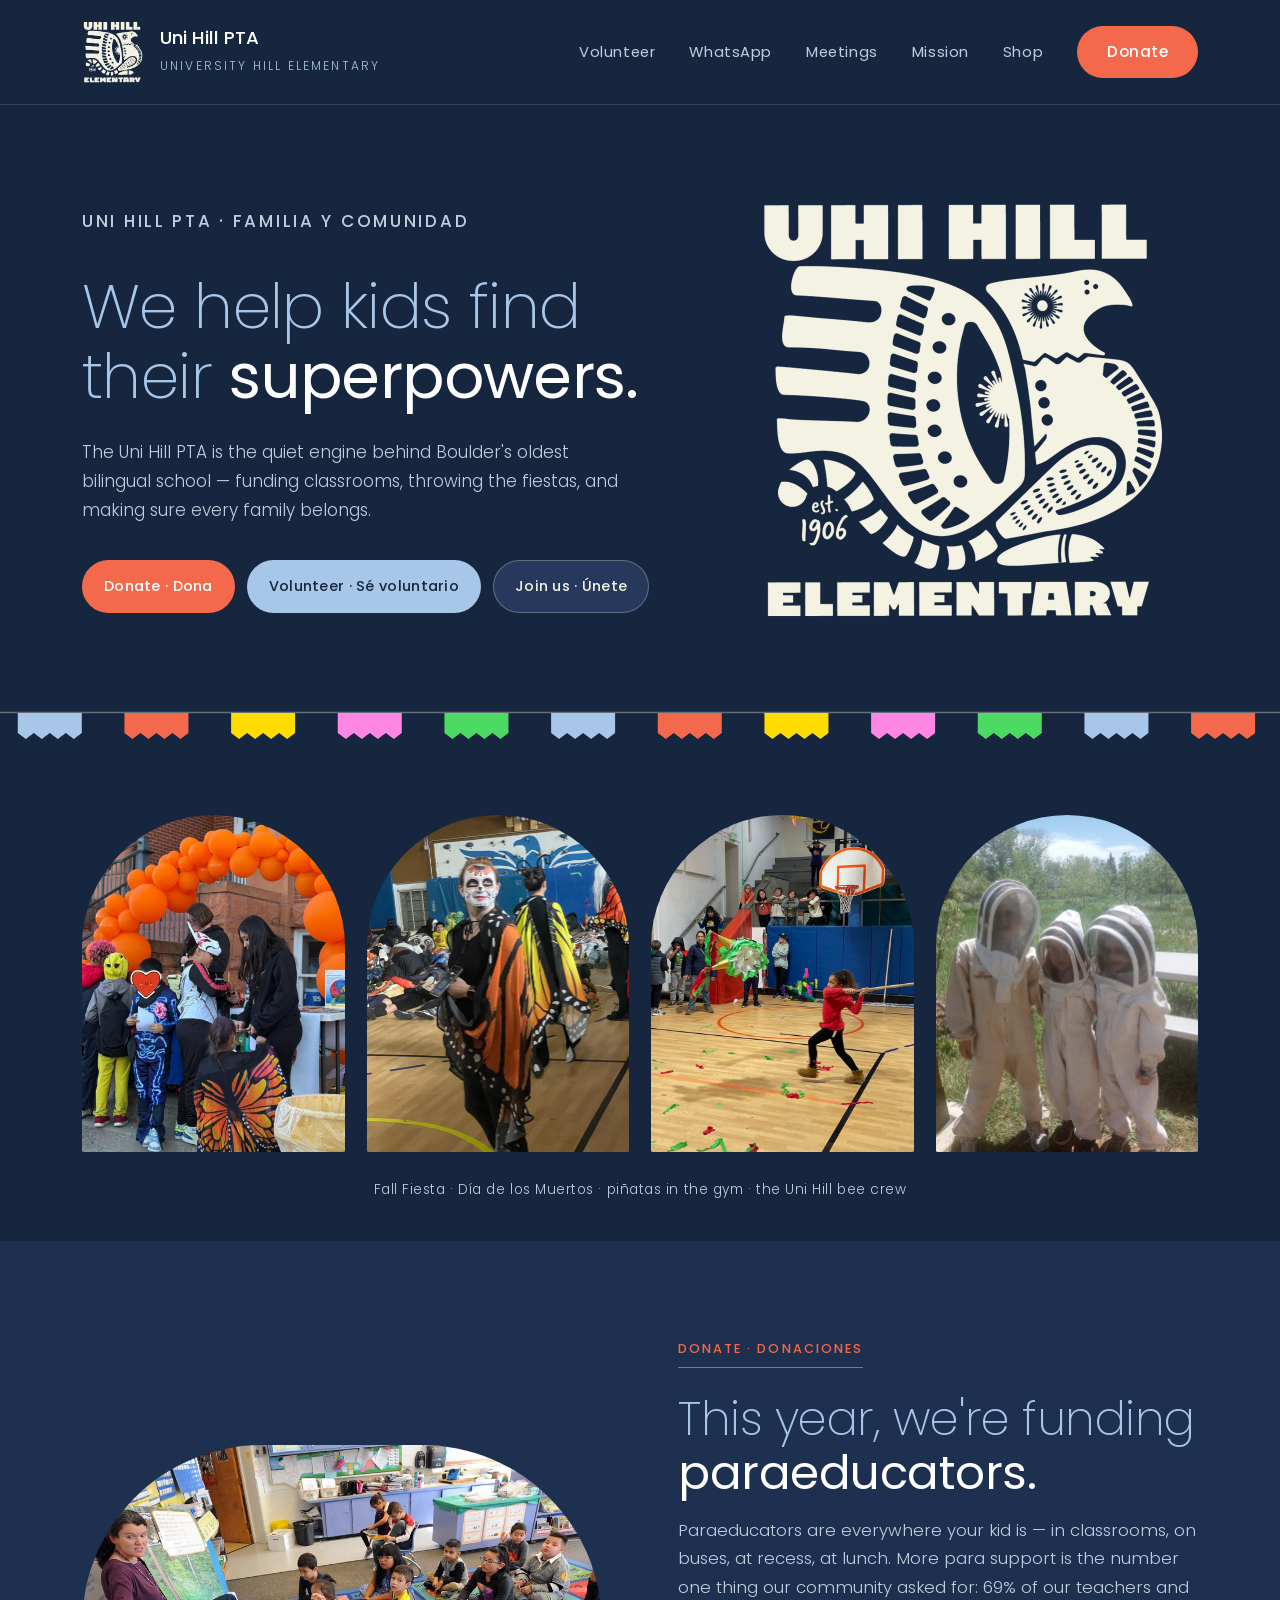
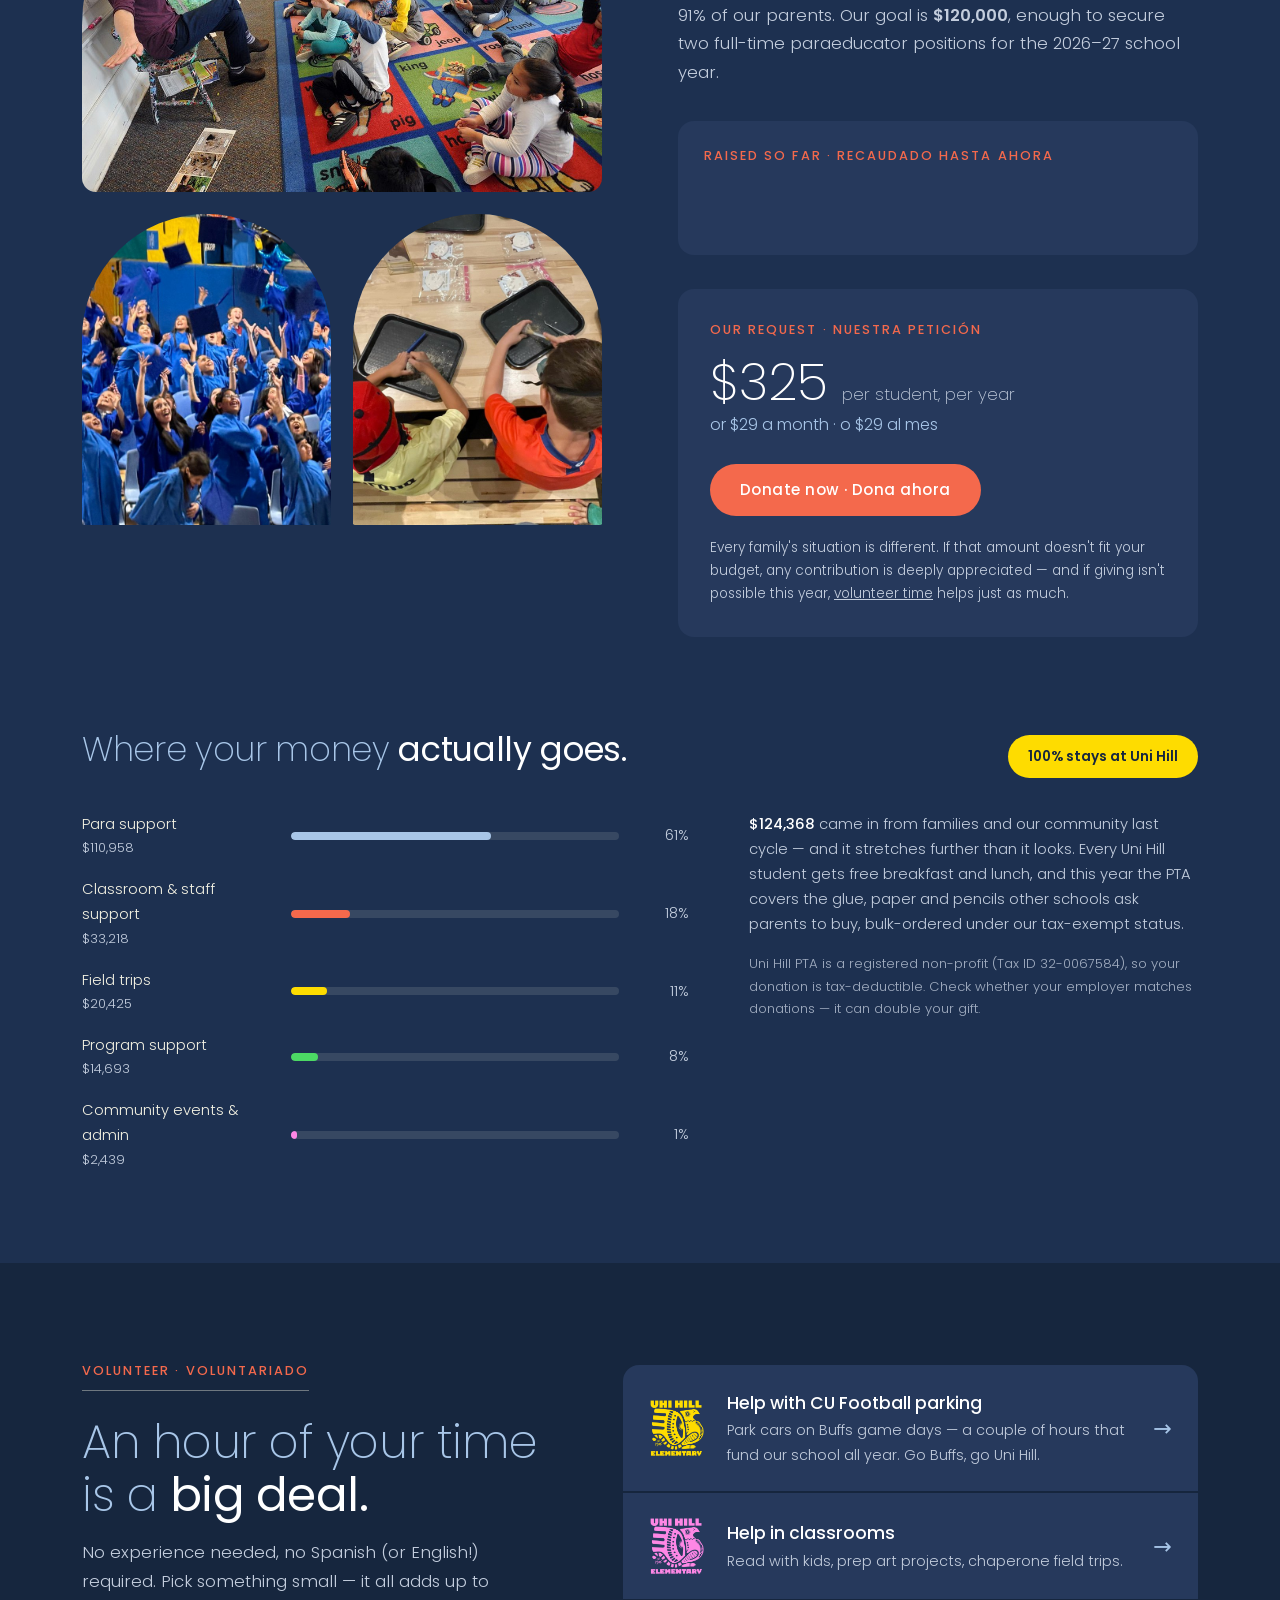
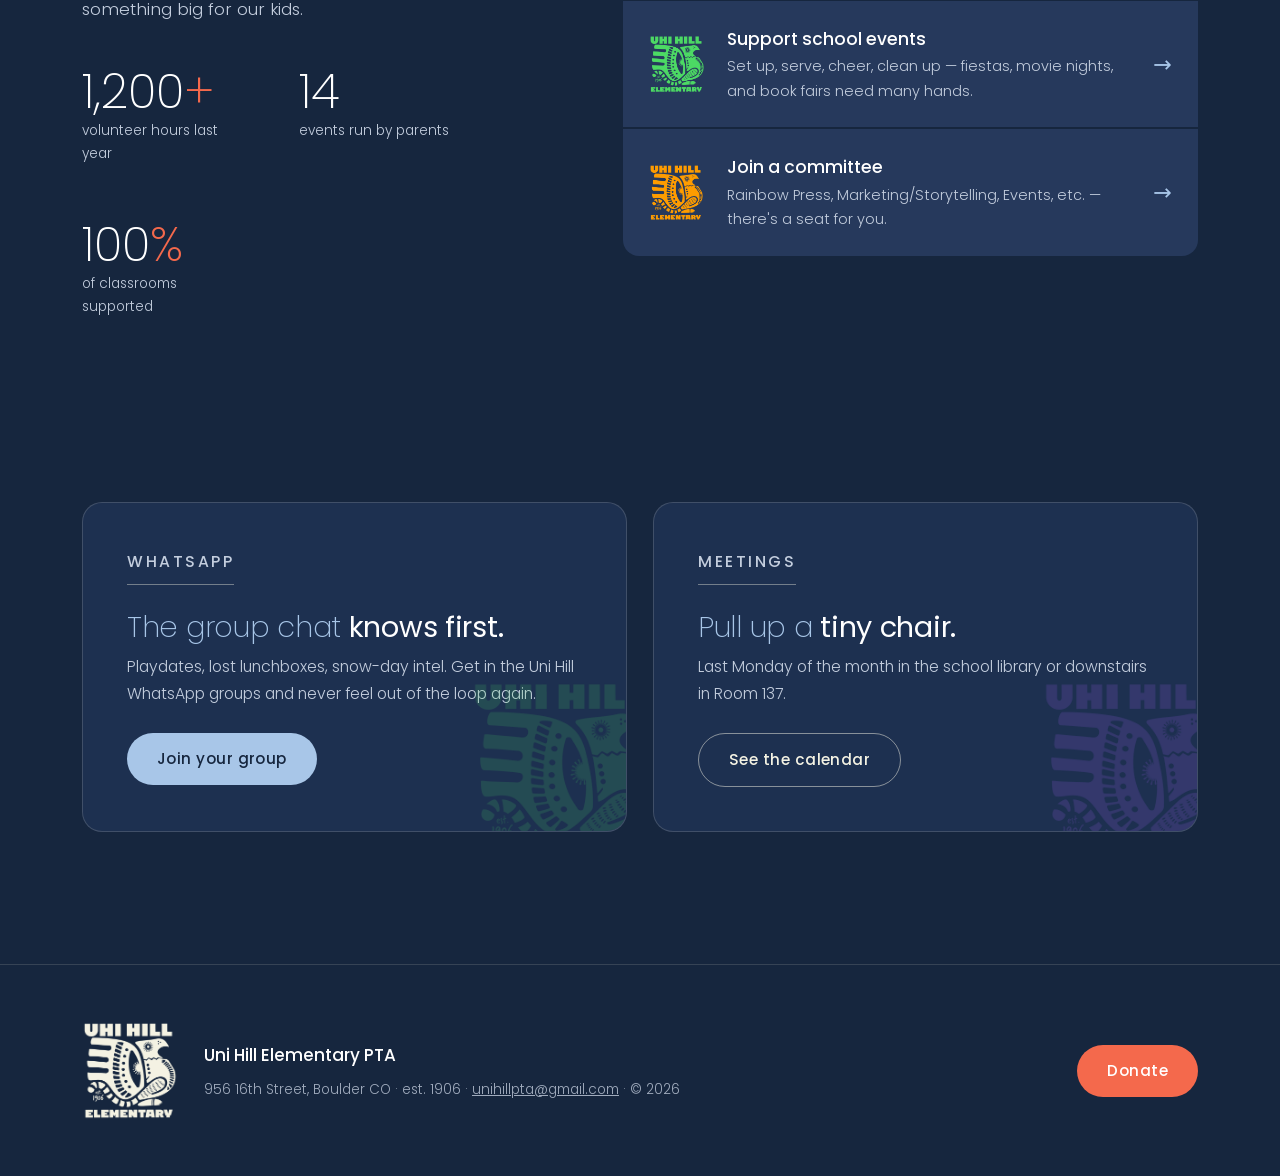
<file: index.html>
<!DOCTYPE html>
<html lang="en">
<head>
<meta charset="UTF-8">
<meta name="viewport" content="width=device-width, initial-scale=1.0">
<title>Uni Hill PTA — University Hill Elementary, Boulder</title>
<meta name="description" content="The Uni Hill PTA supports University Hill Elementary, Boulder's oldest bilingual school. Volunteer, donate, and join our community.">
<link rel="icon" type="image/png" href="img/favicon.png">
<link rel="stylesheet" href="css/styles.css">
</head>
<body>

<header class="site-header">
  <div class="wrap">
    <a class="brand" href="index.html">
      <span class="logo-mark" aria-hidden="true"></span>
      <span>
        <span class="brand-name">Uni Hill PTA</span>
        <span class="brand-school">University Hill Elementary</span>
      </span>
    </a>
    <button class="nav-toggle" aria-expanded="false" aria-label="Menu">☰</button>
    <nav class="site-nav" aria-label="Main">
      <a href="index.html#volunteer">Volunteer</a>
      <a href="whatsapp.html">WhatsApp</a>
      <a href="meetings.html">Meetings</a>
      <a href="mission.html">Mission</a>
      <a href="https://shop.unihillpta.com/category/all-products" target="_blank" rel="noopener">Shop</a>
      <a class="btn btn-donate" href="https://www.zeffy.com/en-US/donation-form/paras-todos-direct-donation">Donate</a>
    </nav>
  </div>
</header>

<main>

  <!-- Hero -->
  <section class="hero">
    <div class="wrap">
      <div>
        <p class="kicker">Uni Hill PTA · Familia y comunidad</p>
        <h1>We help kids find their <strong>superpowers.</strong></h1>
        <p>The Uni Hill PTA is the quiet engine behind Boulder's oldest bilingual school — funding classrooms, throwing the fiestas, and making sure every family belongs.</p>
        <div class="cta-row">
          <a class="btn btn-donate" href="#donate">Donate · Dona</a>
          <a class="btn btn-primary" href="#volunteer">Volunteer · Sé voluntario</a>
          <a class="btn btn-invite" href="https://forms.gle/Q4tkkSEJmohi8E857" target="_blank" rel="noopener">Join us · Únete</a>
        </div>
      </div>
      <div class="hero-logo">
        <span class="logo-mark" role="img" aria-label="Uni Hill Elementary alebrije logo, est. 1906"></span>
      </div>
    </div>
  </section>

  <!-- Papel picado divider -->
  <svg class="picado" viewBox="0 0 1440 34" preserveAspectRatio="none" aria-hidden="true">
    <line x1="0" y1="1.5" x2="1440" y2="1.5" stroke="#f4f2e3" stroke-opacity=".35" stroke-width="1.5"/>
    <path d="M20 2h72v20l-9 6-9-6-9 6-9-6-9 6-9-6-9 6-9-6V2z" fill="#a8c6e8"/>
    <path d="M140 2h72v20l-9 6-9-6-9 6-9-6-9 6-9-6-9 6-9-6V2z" fill="#f4694c"/>
    <path d="M260 2h72v20l-9 6-9-6-9 6-9-6-9 6-9-6-9 6-9-6V2z" fill="#fedc00"/>
    <path d="M380 2h72v20l-9 6-9-6-9 6-9-6-9 6-9-6-9 6-9-6V2z" fill="#fe87e5"/>
    <path d="M500 2h72v20l-9 6-9-6-9 6-9-6-9 6-9-6-9 6-9-6V2z" fill="#4cd964"/>
    <path d="M620 2h72v20l-9 6-9-6-9 6-9-6-9 6-9-6-9 6-9-6V2z" fill="#a8c6e8"/>
    <path d="M740 2h72v20l-9 6-9-6-9 6-9-6-9 6-9-6-9 6-9-6V2z" fill="#f4694c"/>
    <path d="M860 2h72v20l-9 6-9-6-9 6-9-6-9 6-9-6-9 6-9-6V2z" fill="#fedc00"/>
    <path d="M980 2h72v20l-9 6-9-6-9 6-9-6-9 6-9-6-9 6-9-6V2z" fill="#fe87e5"/>
    <path d="M1100 2h72v20l-9 6-9-6-9 6-9-6-9 6-9-6-9 6-9-6V2z" fill="#4cd964"/>
    <path d="M1220 2h72v20l-9 6-9-6-9 6-9-6-9 6-9-6-9 6-9-6V2z" fill="#a8c6e8"/>
    <path d="M1340 2h72v20l-9 6-9-6-9 6-9-6-9 6-9-6-9 6-9-6V2z" fill="#f4694c"/>
  </svg>

  <!-- Photo band -->
  <figure class="photo-arcade">
    <div class="wrap">
      <div class="row">
        <img src="img/event-fiesta.jpg" alt="Families under the orange balloon arch at the Fall Fiesta">
        <img src="img/event-monarch.jpg" alt="Student in a monarch butterfly costume at the Día de los Muertos celebration">
        <img src="img/event-pinata.jpg" alt="Student swinging at a piñata in the school gym">
        <img src="img/event-bees.jpg" alt="Three kids in beekeeping suits with the Uni Hill bee crew">
      </div>
      <figcaption>Fall Fiesta · Día de los Muertos · piñatas in the gym · the Uni Hill bee crew</figcaption>
    </div>
  </figure>

  <!-- Donations -->
  <section class="section section-raised donate" id="donate">
    <div class="wrap">
      <div class="donate-photos">
        <img class="wide" src="img/classroom.jpg" alt="A teacher reading aloud to her class, students gathered on the classroom rug">
        <img src="img/event-grad.jpg" alt="Fifth graders in blue gowns celebrating at continuation">
        <img src="img/event-crafts.jpg" alt="Kids working on craft projects at a PTA event">
      </div>
      <div>
        <p class="section-label">Donate · Donaciones</p>
        <h2>This year, we're funding <strong>paraeducators.</strong></h2>
        <p class="lead">Paraeducators are everywhere your kid is — in classrooms, on buses, at recess, at lunch. More para support is the number one thing our community asked for: 69% of our teachers and 91% of our parents. Our goal is <strong>$120,000</strong>, enough to secure two full-time paraeducator positions for the 2026–27 school year.</p>
        <!-- Live fundraising thermometer, hosted by Zeffy. Nothing to update
             by hand — the numbers come from the campaign itself. -->
        <div class="progress-embed">
          <p class="progress-label">Raised so far · Recaudado hasta ahora</p>
          <iframe
            src="https://www.zeffy.com/embed/thermometer/paras-todos-direct-donation"
            title="Progress toward our $120,000 paraeducator goal"
            loading="lazy"></iframe>
        </div>
        <div class="request">
          <p class="request-label">Our request · Nuestra petición</p>
          <p class="request-figure">$325 <em>per student, per year</em></p>
          <p class="request-alt">or $29 a month · o $29 al mes</p>
          <a class="btn btn-donate" href="https://www.zeffy.com/en-US/donation-form/paras-todos-direct-donation">Donate now · Dona ahora</a>
          <p class="request-fine">Every family's situation is different. If that amount doesn't fit your budget, any contribution is deeply appreciated — and if giving isn't possible this year, <a href="#volunteer">volunteer time</a> helps just as much.</p>
        </div>
      </div>
    </div>

    <div class="wrap donate-ledger">
      <div class="ledger-head">
        <h3>Where your money <strong>actually goes.</strong></h3>
        <p class="pill">100% stays at Uni Hill</p>
      </div>
      <div class="ledger-grid">
        <div class="funding-rows">
          <div class="funding-row">
            <span class="funding-name">Para support <small>$110,958</small></span>
            <span class="track"><span class="fill fill-para" style="width:61%"></span></span>
            <em class="amount">61%</em>
          </div>
          <div class="funding-row">
            <span class="funding-name">Classroom &amp; staff support <small>$33,218</small></span>
            <span class="track"><span class="fill fill-classrooms" style="width:18%"></span></span>
            <em class="amount">18%</em>
          </div>
          <div class="funding-row">
            <span class="funding-name">Field trips <small>$20,425</small></span>
            <span class="track"><span class="fill fill-trips" style="width:11%"></span></span>
            <em class="amount">11%</em>
          </div>
          <div class="funding-row">
            <span class="funding-name">Program support <small>$14,693</small></span>
            <span class="track"><span class="fill fill-programs" style="width:8%"></span></span>
            <em class="amount">8%</em>
          </div>
          <div class="funding-row">
            <span class="funding-name">Community events &amp; admin <small>$2,439</small></span>
            <span class="track"><span class="fill fill-events" style="width:1%"></span></span>
            <em class="amount">1%</em>
          </div>
        </div>
        <div class="ledger-notes">
          <p><em>$124,368</em> came in from families and our community last cycle — and it stretches further than it looks. Every Uni Hill student gets free breakfast and lunch, and this year the PTA covers the glue, paper and pencils other schools ask parents to buy, bulk-ordered under our tax-exempt status.</p>
          <p class="fine">Uni Hill PTA is a registered non-profit (Tax ID 32-0067584), so your donation is tax-deductible. Check whether your employer matches donations — it can double your gift.</p>
        </div>
      </div>
    </div>
  </section>

  <!-- Volunteering -->
  <section class="section volunteer" id="volunteer">
    <div class="wrap">
      <div>
        <p class="section-label">Volunteer · Voluntariado</p>
        <h2>An hour of your time is a <strong>big deal.</strong></h2>
        <p class="lead">No experience needed, no Spanish (or English!) required. Pick something small — it all adds up to something big for our kids.</p>
        <div class="stats">
          <div>
            <div class="stat-number">1,200<em>+</em></div>
            <div class="stat-caption">volunteer hours last year</div>
          </div>
          <div>
            <div class="stat-number">14</div>
            <div class="stat-caption">events run by parents</div>
          </div>
          <div>
            <div class="stat-number">100<em>%</em></div>
            <div class="stat-caption">of classrooms supported</div>
          </div>
        </div>
      </div>
      <div class="opportunity-list">
        <a class="opportunity" href="https://bvsd.helpatschools.com/schools/38/events">
          <span class="logo-mark" style="background-color: var(--yellow)" aria-hidden="true"></span>
          <span>
            <h3>Help with CU Football parking</h3>
            <p>Park cars on Buffs game days — a couple of hours that fund our school all year. Go Buffs, go Uni Hill.</p>
          </span>
          <span class="arrow" aria-hidden="true">→</span>
        </a>
        <a class="opportunity" href="https://bvsd.helpatschools.com/schools/38/events">
          <span class="logo-mark" style="background-color: var(--pink)" aria-hidden="true"></span>
          <span>
            <h3>Help in classrooms</h3>
            <p>Read with kids, prep art projects, chaperone field trips.</p>
          </span>
          <span class="arrow" aria-hidden="true">→</span>
        </a>
        <a class="opportunity" href="https://bvsd.helpatschools.com/schools/38/events">
          <span class="logo-mark" style="background-color: var(--green)" aria-hidden="true"></span>
          <span>
            <h3>Support school events</h3>
            <p>Set up, serve, cheer, clean up — fiestas, movie nights, and book fairs need many hands.</p>
          </span>
          <span class="arrow" aria-hidden="true">→</span>
        </a>
        <a class="opportunity" href="https://bvsd.helpatschools.com/schools/38/events">
          <span class="logo-mark" style="background-color: var(--orange)" aria-hidden="true"></span>
          <span>
            <h3>Join a committee</h3>
            <p>Rainbow Press, Marketing/Storytelling, Events, etc. — there's a seat for you.</p>
          </span>
          <span class="arrow" aria-hidden="true">→</span>
        </a>
      </div>
    </div>
  </section>

  <!-- WhatsApp + Meetings teasers -->
  <section class="section">
    <div class="wrap teaser-grid">
      <div class="teaser">
        <span class="logo-mark watermark" style="background-color: var(--green)" aria-hidden="true"></span>
        <p class="section-label">WhatsApp</p>
        <h2>The group chat <strong>knows first.</strong></h2>
        <p>Playdates, lost lunchboxes, snow-day intel. Get in the Uni Hill WhatsApp groups and never feel out of the loop again.</p>
        <a class="btn btn-primary" href="whatsapp.html">Join your group</a>
      </div>
      <div class="teaser">
        <span class="logo-mark watermark" style="background-color: var(--purple)" aria-hidden="true"></span>
        <p class="section-label">Meetings</p>
        <h2>Pull up a <strong>tiny chair.</strong></h2>
        <p>Last Monday of the month in the school library or downstairs in Room 137.</p>
        <a class="btn btn-ghost" href="meetings.html">See the calendar</a>
      </div>
    </div>
  </section>

</main>

<footer class="site-footer">
  <div class="wrap">
    <div class="footer-brand">
      <span class="logo-mark" aria-hidden="true"></span>
      <div>
        <b>Uni Hill Elementary PTA</b>
        <!-- TODO: confirm address & contact email -->
        <small>956 16th Street, Boulder CO · est. 1906 · <a href="mailto:unihillpta@gmail.com?subject=Question%20for%20the%20Uni%20Hill%20PTA">unihillpta@gmail.com</a> · © <span data-year>2026</span></small>
      </div>
    </div>
    <a class="btn btn-donate" href="https://www.zeffy.com/en-US/donation-form/paras-todos-direct-donation">Donate</a>
  </div>
</footer>

<script src="js/main.js"></script>
</body>
</html>
</file>
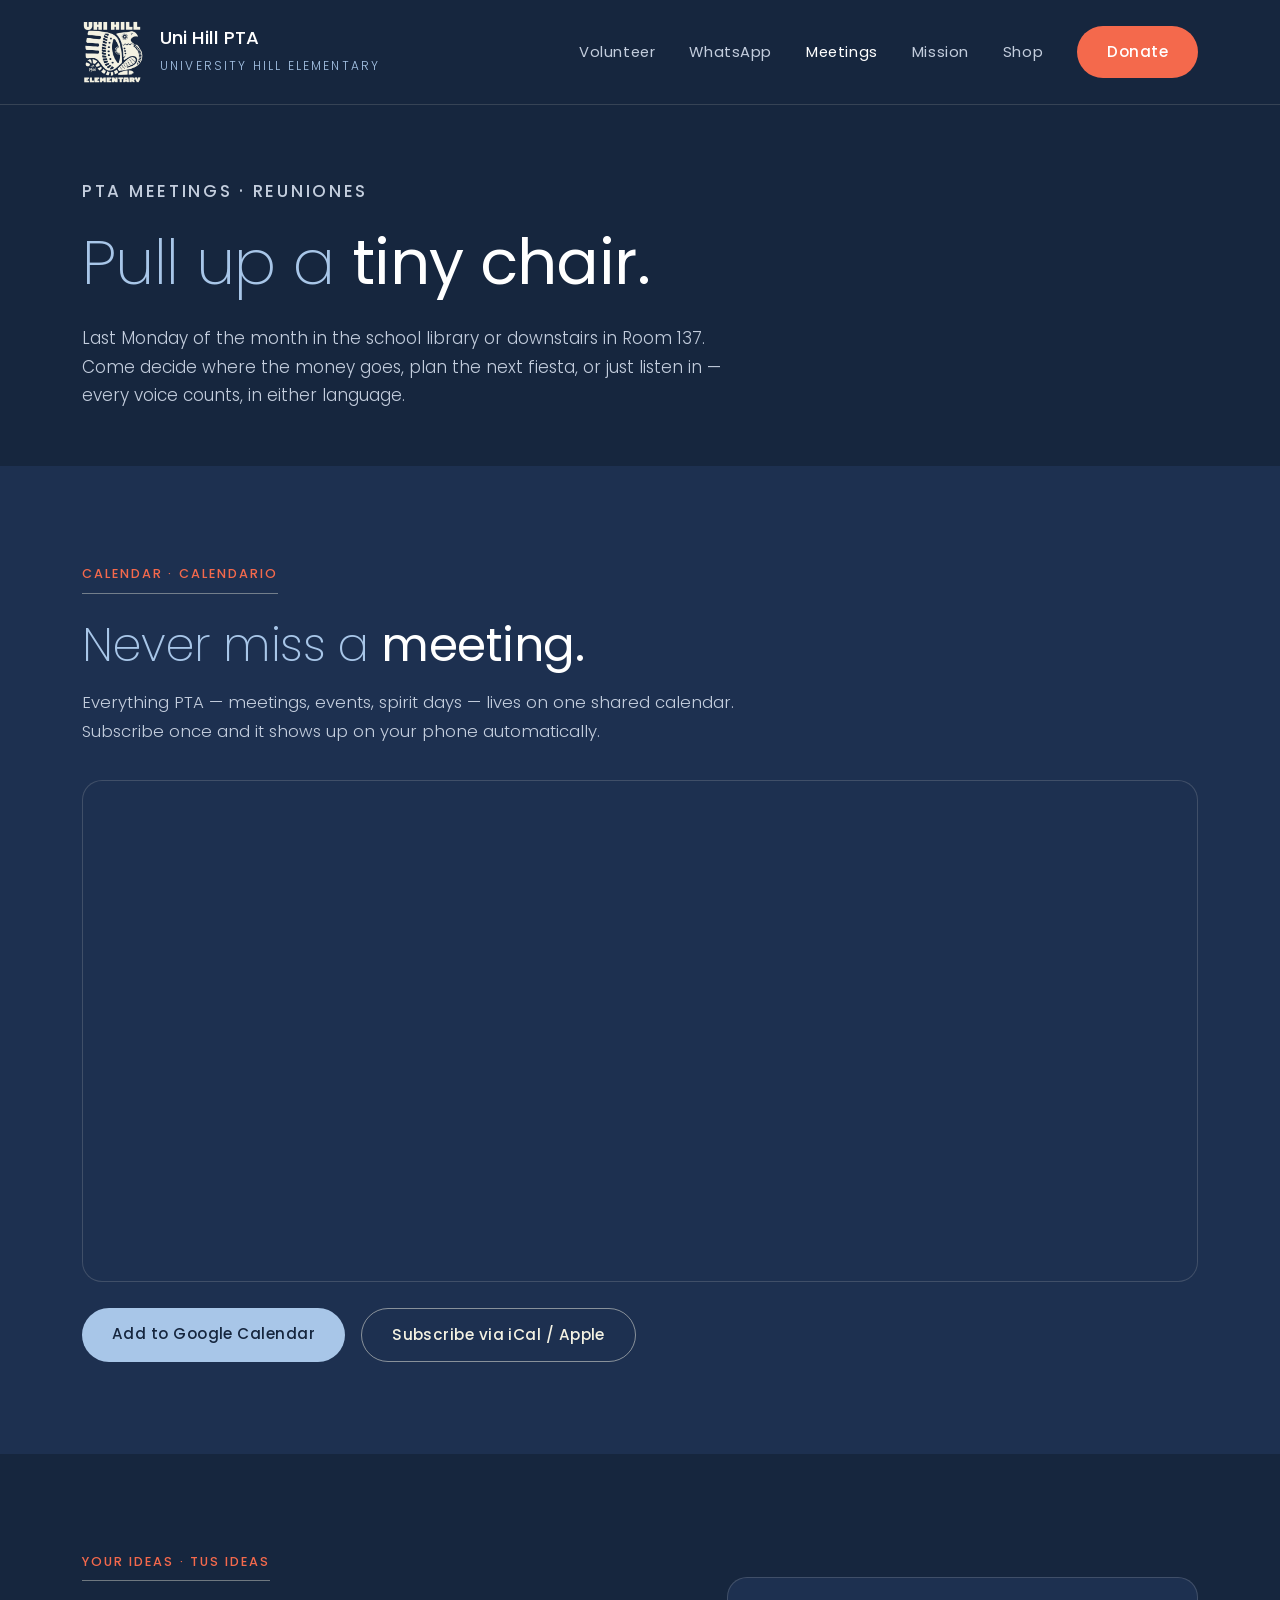
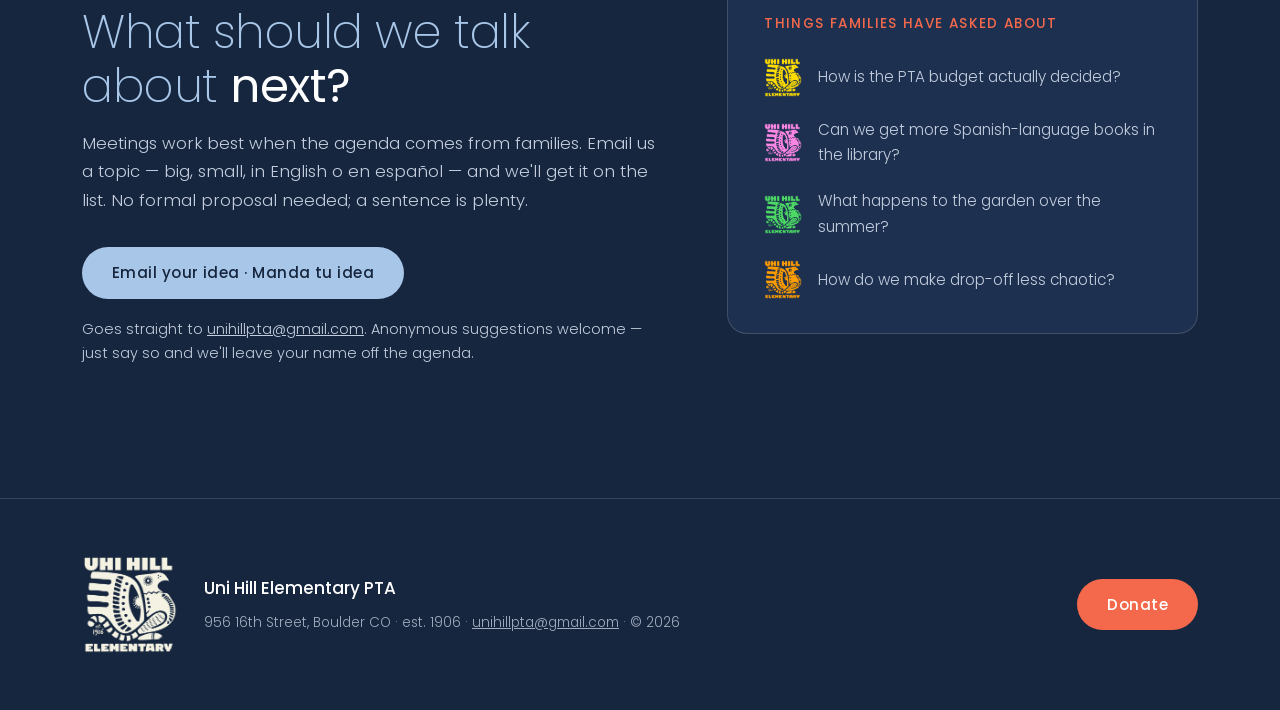
<file: meetings.html>
<!DOCTYPE html>
<html lang="en">
<head>
<meta charset="UTF-8">
<meta name="viewport" content="width=device-width, initial-scale=1.0">
<title>PTA Meetings — Uni Hill PTA</title>
<meta name="description" content="Uni Hill PTA meetings and the shared calendar. Last Monday of the month in the school library or downstairs in Room 137.">
<link rel="icon" type="image/png" href="img/favicon.png">
<link rel="stylesheet" href="css/styles.css">
</head>
<body>

<header class="site-header">
  <div class="wrap">
    <a class="brand" href="index.html">
      <span class="logo-mark" aria-hidden="true"></span>
      <span>
        <span class="brand-name">Uni Hill PTA</span>
        <span class="brand-school">University Hill Elementary</span>
      </span>
    </a>
    <button class="nav-toggle" aria-expanded="false" aria-label="Menu">☰</button>
    <nav class="site-nav" aria-label="Main">
      <a href="index.html#volunteer">Volunteer</a>
      <a href="whatsapp.html">WhatsApp</a>
      <a href="meetings.html" aria-current="page">Meetings</a>
      <a href="mission.html">Mission</a>
      <a href="https://shop.unihillpta.com/category/all-products" target="_blank" rel="noopener">Shop</a>
      <a class="btn btn-donate" href="https://www.zeffy.com/en-US/donation-form/paras-todos-direct-donation">Donate</a>
    </nav>
  </div>
</header>

<main>

  <section class="page-hero">
    <div class="wrap">
      <p class="kicker">PTA Meetings · Reuniones</p>
      <h1>Pull up a <strong>tiny chair.</strong></h1>
      <p>Last Monday of the month in the school library or downstairs in Room 137. Come decide where the money goes, plan the next fiesta, or just listen in — every voice counts, in either language.</p>
    </div>
  </section>

  <section class="section section-raised">
    <div class="wrap">
      <p class="section-label">Calendar · Calendario</p>
      <h2>Never miss a <strong>meeting.</strong></h2>
      <p class="lead" style="margin-bottom:34px">Everything PTA — meetings, events, spirit days — lives on one shared calendar. Subscribe once and it shows up on your phone automatically.</p>
      <div class="calendar-embed">
        <iframe
          src="https://calendar.google.com/calendar/embed?src=unihillpta%40gmail.com&ctz=America%2FDenver&bgcolor=%231d3050"
          title="Uni Hill PTA calendar"
          loading="lazy"></iframe>
      </div>
      <div class="subscribe-row">
        <a class="btn btn-primary" href="https://calendar.google.com/calendar/u/0/r?cid=unihillpta%40gmail.com">Add to Google Calendar</a>
        <a class="btn btn-ghost" href="https://calendar.google.com/calendar/ical/unihillpta%40gmail.com/public/basic.ics">Subscribe via iCal / Apple</a>
      </div>
    </div>
  </section>

  <section class="section suggest">
    <div class="wrap">
      <div>
        <p class="section-label">Your ideas · Tus ideas</p>
        <h2>What should we talk about <strong>next?</strong></h2>
        <p class="lead">Meetings work best when the agenda comes from families. Email us a topic — big, small, in English o en español — and we'll get it on the list. No formal proposal needed; a sentence is plenty.</p>
        <p style="margin:32px 0 18px">
          <a class="btn btn-primary" href="mailto:unihillpta@gmail.com?subject=Meeting%20topic%20suggestion">Email your idea · Manda tu idea</a>
        </p>
        <p class="lead" style="font-size:.9rem">Goes straight to <a href="mailto:unihillpta@gmail.com?subject=Meeting%20topic%20suggestion">unihillpta@gmail.com</a>. Anonymous suggestions welcome — just say so and we'll leave your name off the agenda.</p>
      </div>
      <div class="idea-card">
        <h3>Things families have asked about</h3>
        <ul>
          <li><span class="logo-mark" style="background-color: var(--yellow)" aria-hidden="true"></span>How is the PTA budget actually decided?</li>
          <li><span class="logo-mark" style="background-color: var(--pink)" aria-hidden="true"></span>Can we get more Spanish-language books in the library?</li>
          <li><span class="logo-mark" style="background-color: var(--green)" aria-hidden="true"></span>What happens to the garden over the summer?</li>
          <li><span class="logo-mark" style="background-color: var(--orange)" aria-hidden="true"></span>How do we make drop-off less chaotic?</li>
        </ul>
      </div>
    </div>
  </section>

</main>

<footer class="site-footer">
  <div class="wrap">
    <div class="footer-brand">
      <span class="logo-mark" aria-hidden="true"></span>
      <div>
        <b>Uni Hill Elementary PTA</b>
        <small>956 16th Street, Boulder CO · est. 1906 · <a href="mailto:unihillpta@gmail.com?subject=Question%20for%20the%20Uni%20Hill%20PTA">unihillpta@gmail.com</a> · © <span data-year>2026</span></small>
      </div>
    </div>
    <a class="btn btn-donate" href="https://www.zeffy.com/en-US/donation-form/paras-todos-direct-donation">Donate</a>
  </div>
</footer>

<script src="js/main.js"></script>
</body>
</html>
</file>
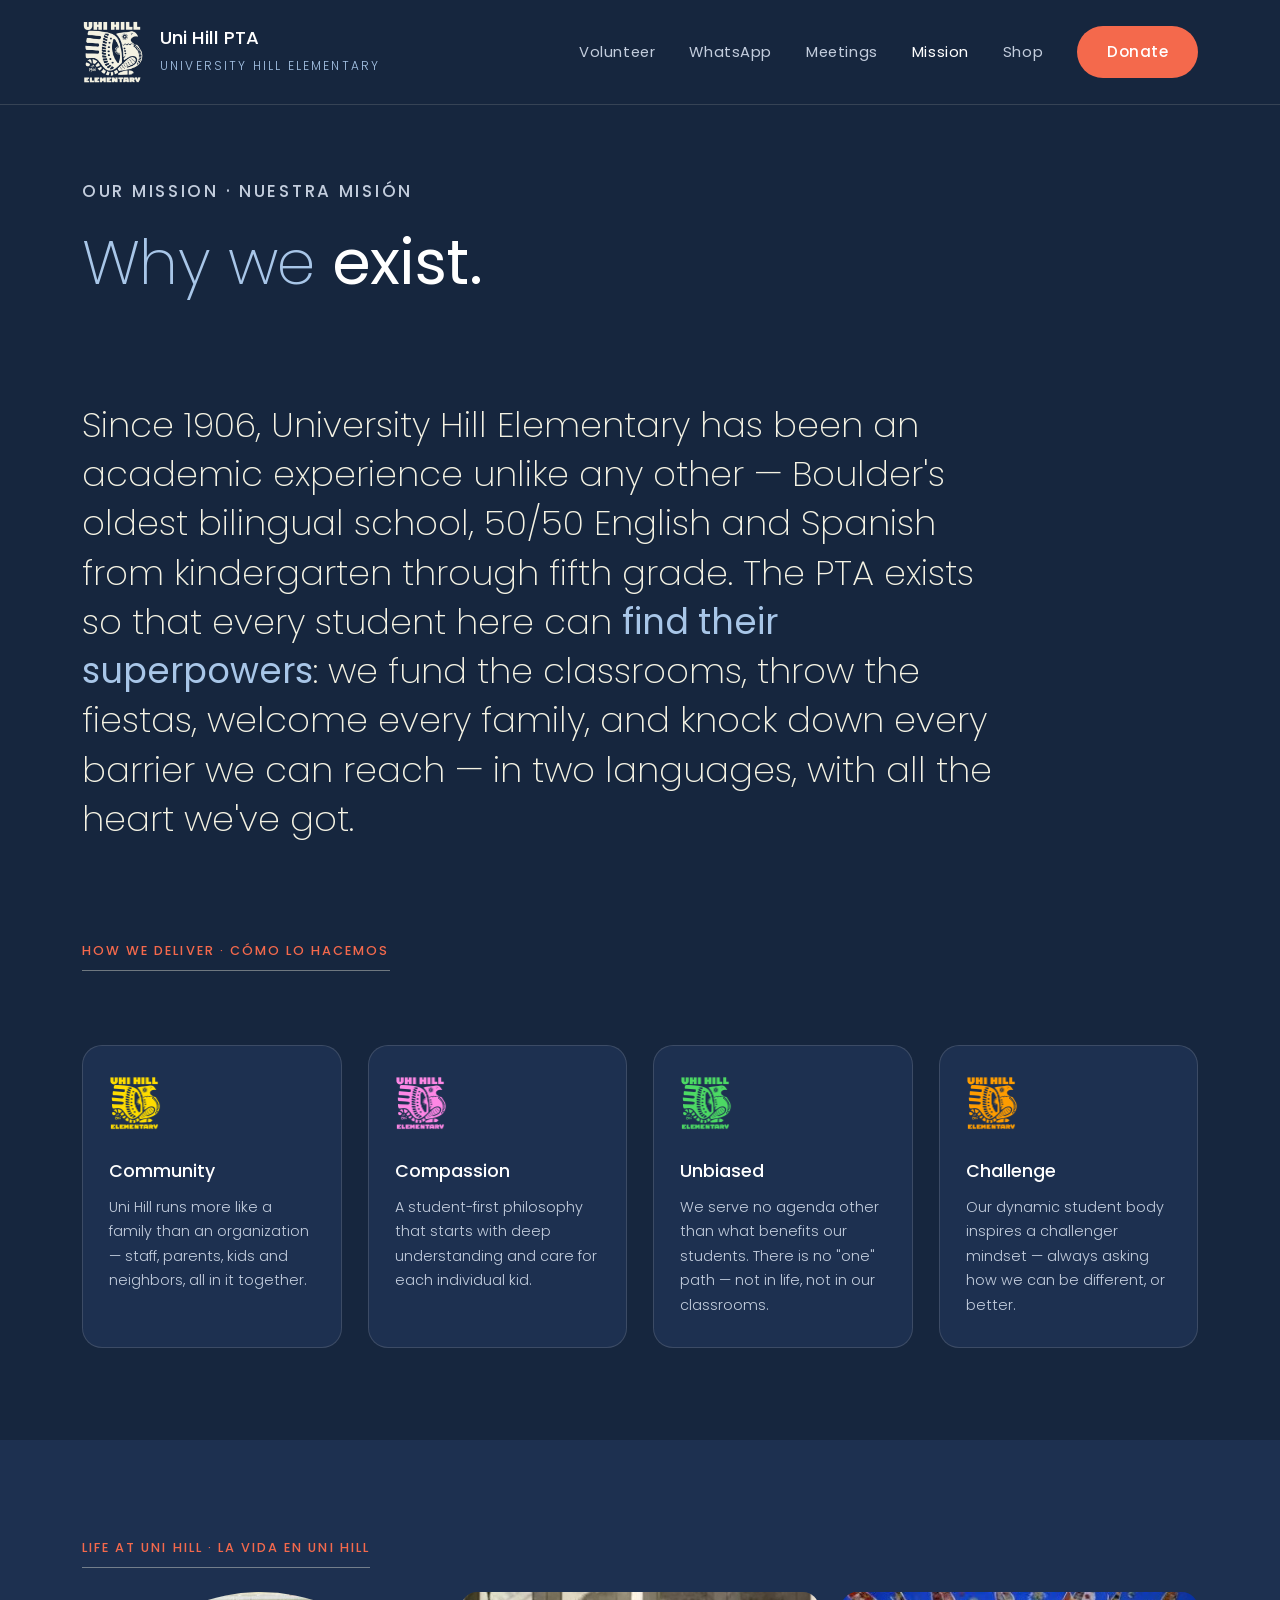
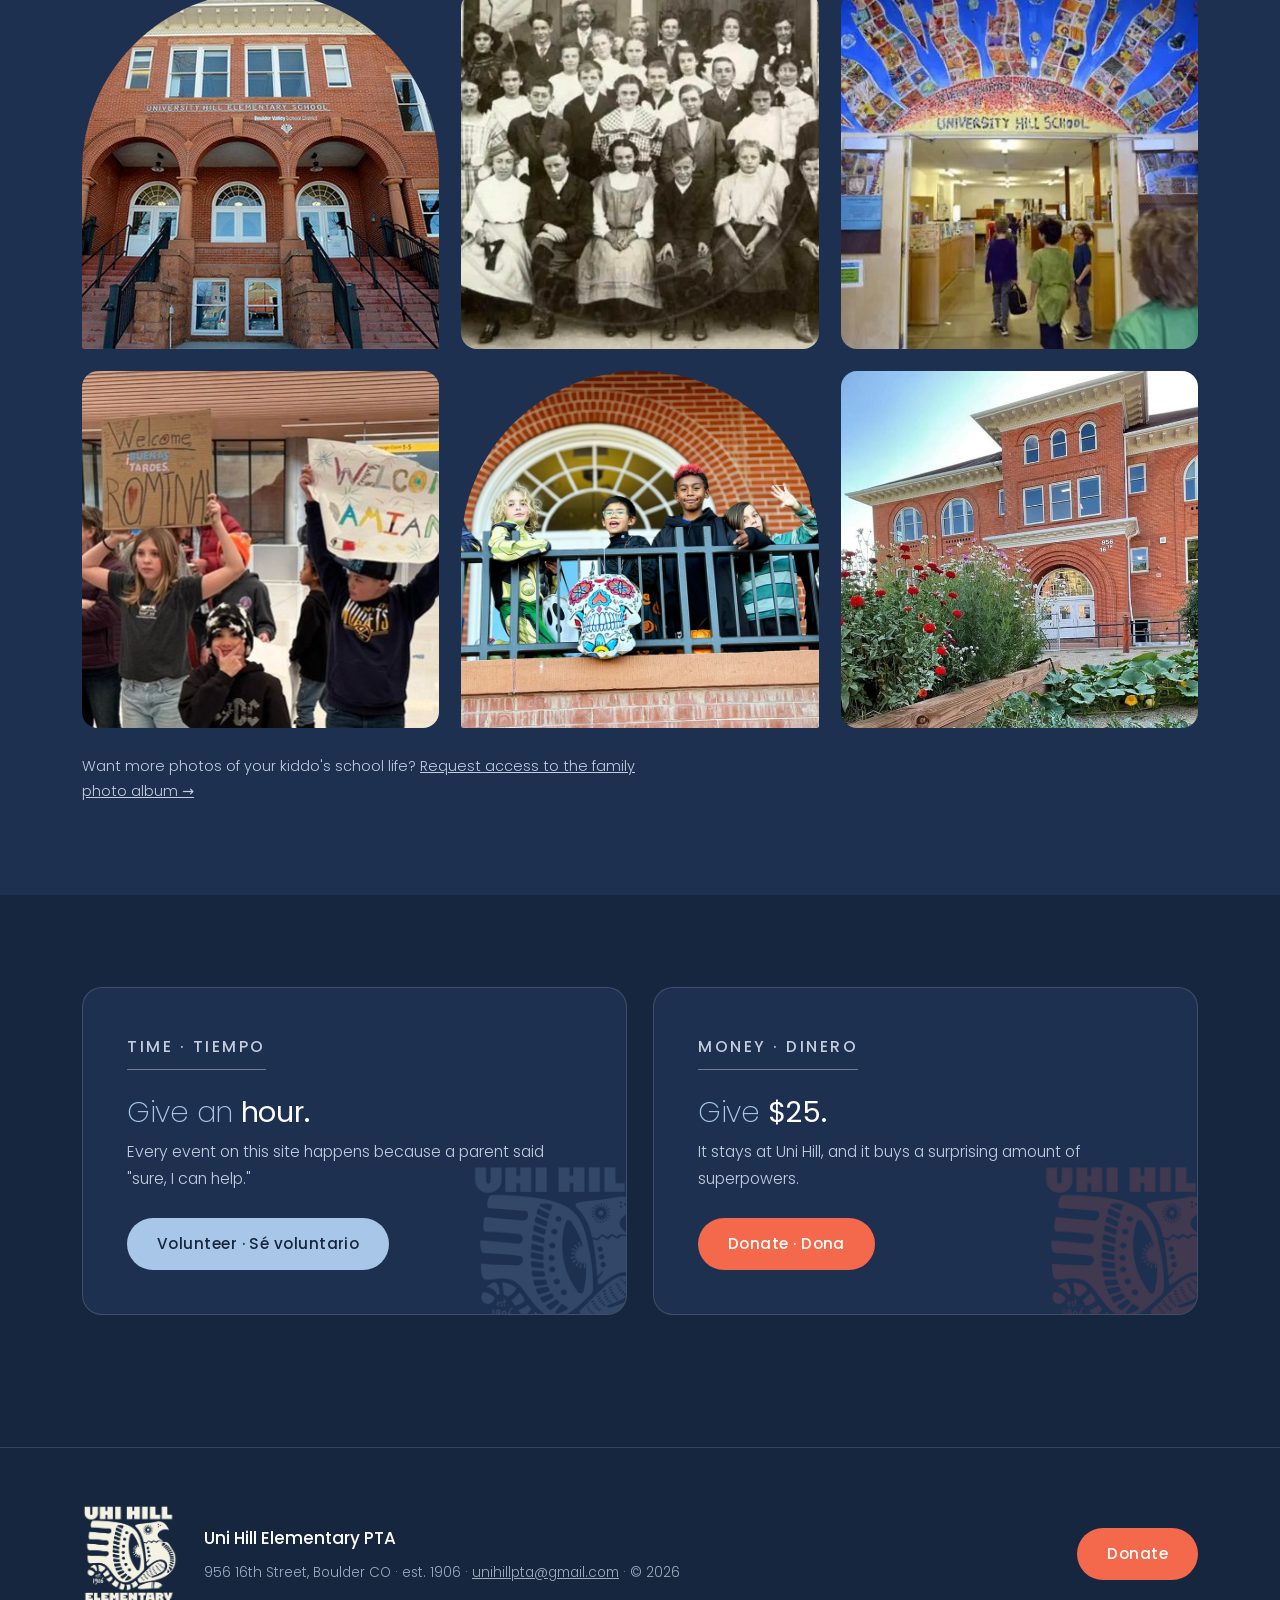
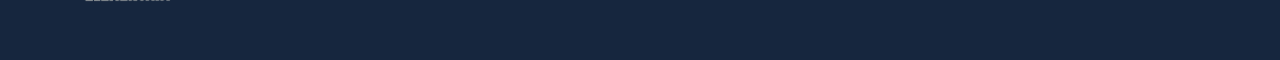
<file: mission.html>
<!DOCTYPE html>
<html lang="en">
<head>
<meta charset="UTF-8">
<meta name="viewport" content="width=device-width, initial-scale=1.0">
<title>Our Mission — Uni Hill PTA</title>
<meta name="description" content="Why the Uni Hill PTA exists: helping kids find their superpowers at Boulder's oldest bilingual school.">
<link rel="icon" type="image/png" href="img/favicon.png">
<link rel="stylesheet" href="css/styles.css">
</head>
<body>

<header class="site-header">
  <div class="wrap">
    <a class="brand" href="index.html">
      <span class="logo-mark" aria-hidden="true"></span>
      <span>
        <span class="brand-name">Uni Hill PTA</span>
        <span class="brand-school">University Hill Elementary</span>
      </span>
    </a>
    <button class="nav-toggle" aria-expanded="false" aria-label="Menu">☰</button>
    <nav class="site-nav" aria-label="Main">
      <a href="index.html#volunteer">Volunteer</a>
      <a href="whatsapp.html">WhatsApp</a>
      <a href="meetings.html">Meetings</a>
      <a href="mission.html" aria-current="page">Mission</a>
      <a href="https://shop.unihillpta.com/category/all-products" target="_blank" rel="noopener">Shop</a>
      <a class="btn btn-donate" href="https://www.zeffy.com/en-US/donation-form/paras-todos-direct-donation">Donate</a>
    </nav>
  </div>
</header>

<main>

  <section class="page-hero">
    <div class="wrap">
      <p class="kicker">Our Mission · Nuestra misión</p>
      <h1>Why we <strong>exist.</strong></h1>
    </div>
  </section>

  <section class="section" style="padding-top:20px">
    <div class="wrap">
      <p class="mission-statement">Since 1906, University Hill Elementary has been an academic experience unlike any other — Boulder's oldest bilingual school, 50/50 English and Spanish from kindergarten through fifth grade. The PTA exists so that every student here can <strong>find their superpowers</strong>: we fund the classrooms, throw the fiestas, welcome every family, and knock down every barrier we can reach — in two languages, with all the heart we've got.</p>
    </div>
  </section>

  <section class="section" style="padding-top:0">
    <div class="wrap">
      <p class="section-label">How we deliver · Cómo lo hacemos</p>
      <div class="pillar-grid">
        <div class="pillar">
          <span class="logo-mark" style="background-color: var(--yellow)" aria-hidden="true"></span>
          <h3>Community</h3>
          <p>Uni Hill runs more like a family than an organization — staff, parents, kids and neighbors, all in it together.</p>
        </div>
        <div class="pillar">
          <span class="logo-mark" style="background-color: var(--pink)" aria-hidden="true"></span>
          <h3>Compassion</h3>
          <p>A student-first philosophy that starts with deep understanding and care for each individual kid.</p>
        </div>
        <div class="pillar">
          <span class="logo-mark" style="background-color: var(--green)" aria-hidden="true"></span>
          <h3>Unbiased</h3>
          <p>We serve no agenda other than what benefits our students. There is no "one" path — not in life, not in our classrooms.</p>
        </div>
        <div class="pillar">
          <span class="logo-mark" style="background-color: var(--orange)" aria-hidden="true"></span>
          <h3>Challenge</h3>
          <p>Our dynamic student body inspires a challenger mindset — always asking how we can be different, or better.</p>
        </div>
      </div>
    </div>
  </section>

  <section class="section section-raised">
    <div class="wrap">
      <p class="section-label">Life at Uni Hill · La vida en Uni Hill</p>
      <div class="photo-grid">
        <img class="arch" src="img/school-front.jpg" alt="The historic 1906 brick facade of University Hill Elementary">
        <img src="img/class-1906.jpg" alt="A University Hill class photo from the early 1900s">
        <img src="img/hallway-mural.jpg" alt="Students walking under the rainbow mural at the school entrance">
        <img src="img/welcome-signs.jpg" alt="Students holding handmade welcome signs for a new family">
        <img class="arch" src="img/event-balcony.jpg" alt="Kids in monarch wings waving from the school balcony">
        <img src="img/school-garden.jpg" alt="The school garden in full bloom in front of the brick building">
      </div>
      <p class="lead" style="margin-top:26px; font-size:.9rem">Want more photos of your kiddo's school life?
        <a href="mailto:unihillpta@gmail.com?subject=Photo%20album%20access%20request">Request access to the family photo album →</a>
      </p>
    </div>
  </section>

  <section class="section">
    <div class="wrap teaser-grid">
      <div class="teaser">
        <span class="logo-mark watermark" style="background-color: var(--powder)" aria-hidden="true"></span>
        <p class="section-label">Time · Tiempo</p>
        <h2>Give an <strong>hour.</strong></h2>
        <p>Every event on this site happens because a parent said "sure, I can help."</p>
        <a class="btn btn-primary" href="index.html#volunteer">Volunteer · Sé voluntario</a>
      </div>
      <div class="teaser">
        <span class="logo-mark watermark" style="background-color: var(--coral)" aria-hidden="true"></span>
        <p class="section-label">Money · Dinero</p>
        <h2>Give <strong>$25.</strong></h2>
        <p>It stays at Uni Hill, and it buys a surprising amount of superpowers.</p>
        <a class="btn btn-donate" href="https://www.zeffy.com/en-US/donation-form/paras-todos-direct-donation">Donate · Dona</a>
      </div>
    </div>
  </section>

</main>

<footer class="site-footer">
  <div class="wrap">
    <div class="footer-brand">
      <span class="logo-mark" aria-hidden="true"></span>
      <div>
        <b>Uni Hill Elementary PTA</b>
        <small>956 16th Street, Boulder CO · est. 1906 · <a href="mailto:unihillpta@gmail.com?subject=Question%20for%20the%20Uni%20Hill%20PTA">unihillpta@gmail.com</a> · © <span data-year>2026</span></small>
      </div>
    </div>
    <a class="btn btn-donate" href="https://www.zeffy.com/en-US/donation-form/paras-todos-direct-donation">Donate</a>
  </div>
</footer>

<script src="js/main.js"></script>
</body>
</html>
</file>
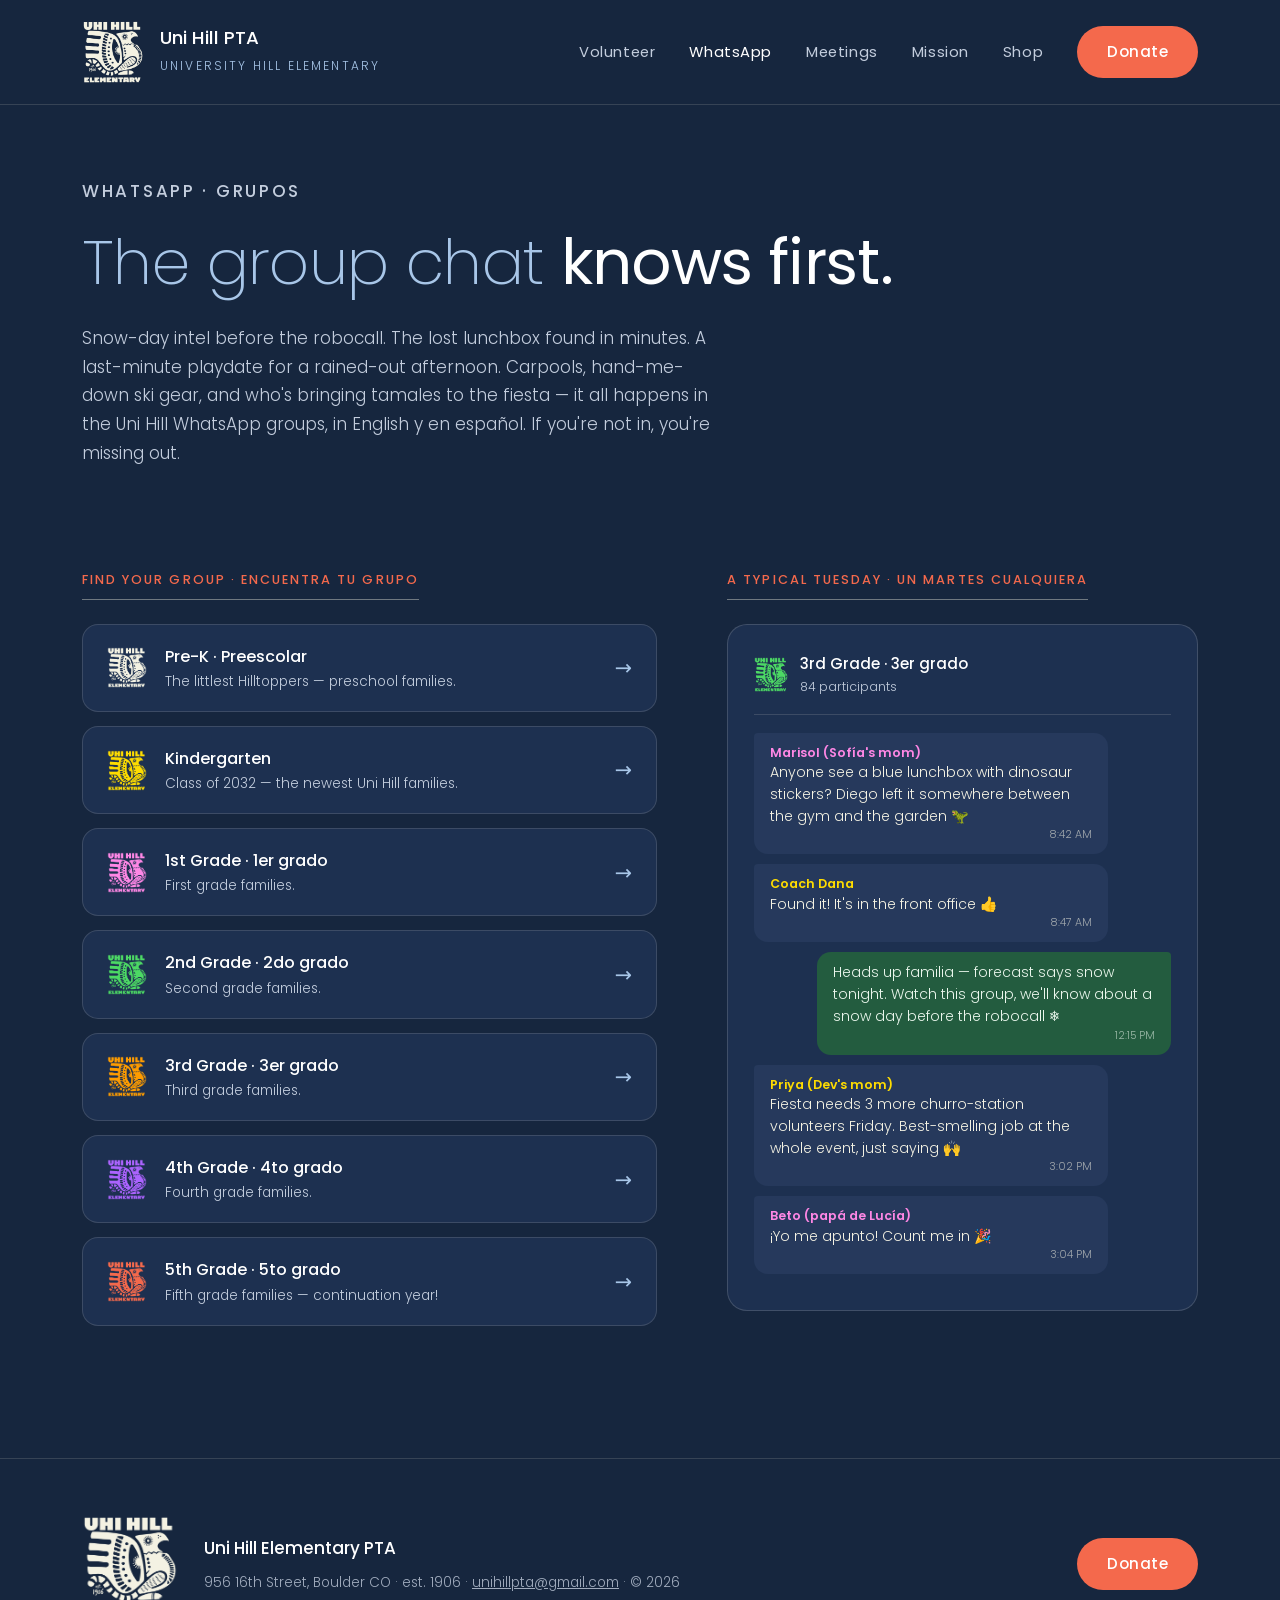
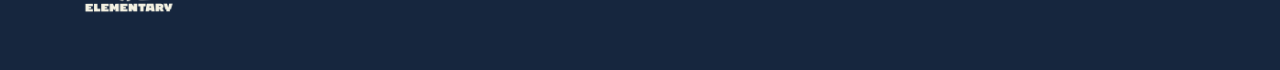
<file: whatsapp.html>
<!DOCTYPE html>
<html lang="en">
<head>
<meta charset="UTF-8">
<meta name="viewport" content="width=device-width, initial-scale=1.0">
<title>WhatsApp Groups — Uni Hill PTA</title>
<meta name="description" content="Join the Uni Hill PTA WhatsApp groups — grade-level chats, volunteers, and the all-school familia group.">
<link rel="icon" type="image/png" href="img/favicon.png">
<link rel="stylesheet" href="css/styles.css">
</head>
<body>

<header class="site-header">
  <div class="wrap">
    <a class="brand" href="index.html">
      <span class="logo-mark" aria-hidden="true"></span>
      <span>
        <span class="brand-name">Uni Hill PTA</span>
        <span class="brand-school">University Hill Elementary</span>
      </span>
    </a>
    <button class="nav-toggle" aria-expanded="false" aria-label="Menu">☰</button>
    <nav class="site-nav" aria-label="Main">
      <a href="index.html#volunteer">Volunteer</a>
      <a href="whatsapp.html" aria-current="page">WhatsApp</a>
      <a href="meetings.html">Meetings</a>
      <a href="mission.html">Mission</a>
      <a href="https://shop.unihillpta.com/category/all-products" target="_blank" rel="noopener">Shop</a>
      <a class="btn btn-donate" href="https://www.zeffy.com/en-US/donation-form/paras-todos-direct-donation">Donate</a>
    </nav>
  </div>
</header>

<main>

  <section class="page-hero">
    <div class="wrap">
      <p class="kicker">WhatsApp · Grupos</p>
      <h1>The group chat <strong>knows first.</strong></h1>
      <p>Snow-day intel before the robocall. The lost lunchbox found in minutes. A last-minute playdate for a rained-out afternoon. Carpools, hand-me-down ski gear, and who's bringing tamales to the fiesta — it all happens in the Uni Hill WhatsApp groups, in English y en español. If you're not in, you're missing out.</p>
    </div>
  </section>

  <section class="section" style="padding-top:40px">
    <div class="wrap whatsapp-layout">

      <div>
        <p class="section-label">Find your group · Encuentra tu grupo</p>
        <div class="group-list">
          <!-- Grade links verified Aug 2026 against each invite page's own group name -->
        <a class="group-link" href="https://chat.whatsapp.com/CQsRwrYePtkBw3V4m39Bel" target="_blank" rel="noopener">
          <span class="logo-mark" style="background-color: var(--cream)" aria-hidden="true"></span>
          <span><h3>Pre-K · Preescolar</h3><p>The littlest Hilltoppers — preschool families.</p></span>
          <span class="arrow" aria-hidden="true">→</span>
        </a>
        <a class="group-link" href="https://chat.whatsapp.com/Bj8kweZLWc5DmnfPkTFjKS" target="_blank" rel="noopener">
          <span class="logo-mark" style="background-color: var(--yellow)" aria-hidden="true"></span>
          <span><h3>Kindergarten</h3><p>Class of 2032 — the newest Uni Hill families.</p></span>
          <span class="arrow" aria-hidden="true">→</span>
        </a>
        <a class="group-link" href="https://chat.whatsapp.com/GCYputpt1qSLiSl4rIF2ye" target="_blank" rel="noopener">
          <span class="logo-mark" style="background-color: var(--pink)" aria-hidden="true"></span>
          <span><h3>1st Grade · 1er grado</h3><p>First grade families.</p></span>
          <span class="arrow" aria-hidden="true">→</span>
        </a>
        <a class="group-link" href="https://chat.whatsapp.com/CeqNLD8NcI26M8hJ0nZf9U" target="_blank" rel="noopener">
          <span class="logo-mark" style="background-color: var(--green)" aria-hidden="true"></span>
          <span><h3>2nd Grade · 2do grado</h3><p>Second grade families.</p></span>
          <span class="arrow" aria-hidden="true">→</span>
        </a>
        <a class="group-link" href="https://chat.whatsapp.com/DyRbcsnxiAd9tdf5ZYnL4W" target="_blank" rel="noopener">
          <span class="logo-mark" style="background-color: var(--orange)" aria-hidden="true"></span>
          <span><h3>3rd Grade · 3er grado</h3><p>Third grade families.</p></span>
          <span class="arrow" aria-hidden="true">→</span>
        </a>
        <a class="group-link" href="https://chat.whatsapp.com/FjPHKJdWo2ZInHK6UVBYLT" target="_blank" rel="noopener">
          <span class="logo-mark" style="background-color: var(--purple)" aria-hidden="true"></span>
          <span><h3>4th Grade · 4to grado</h3><p>Fourth grade families.</p></span>
          <span class="arrow" aria-hidden="true">→</span>
        </a>
        <a class="group-link" href="https://chat.whatsapp.com/FIJK4SxVe7LKTPC5AmK3jf" target="_blank" rel="noopener">
          <span class="logo-mark" style="background-color: var(--coral)" aria-hidden="true"></span>
          <span><h3>5th Grade · 5to grado</h3><p>Fifth grade families — continuation year!</p></span>
          <span class="arrow" aria-hidden="true">→</span>
        </a>
        </div>
      </div>

      <aside>
        <p class="section-label">A typical Tuesday · Un martes cualquiera</p>
        <!-- This chat preview is plain HTML — edit the bubbles to keep it fresh -->
        <div class="chat-preview" role="img" aria-label="Example of a Uni Hill WhatsApp conversation">
          <div class="chat-title">
            <span class="logo-mark" aria-hidden="true"></span>
            <span>3rd Grade · 3er grado<small>84 participants</small></span>
          </div>
          <div class="bubble bubble-them">
            <strong>Marisol (Sofía's mom)</strong>
            Anyone see a blue lunchbox with dinosaur stickers? Diego left it somewhere between the gym and the garden 🦖
            <time>8:42 AM</time>
          </div>
          <div class="bubble bubble-them">
            <strong>Coach Dana</strong>
            Found it! It's in the front office 👍
            <time>8:47 AM</time>
          </div>
          <div class="bubble bubble-me">
            Heads up familia — forecast says snow tonight. Watch this group, we'll know about a snow day before the robocall ❄️
            <time>12:15 PM</time>
          </div>
          <div class="bubble bubble-them">
            <strong>Priya (Dev's mom)</strong>
            Fiesta needs 3 more churro-station volunteers Friday. Best-smelling job at the whole event, just saying 🙌
            <time>3:02 PM</time>
          </div>
          <div class="bubble bubble-them">
            <strong>Beto (papá de Lucía)</strong>
            ¡Yo me apunto! Count me in 🎉
            <time>3:04 PM</time>
          </div>
        </div>
      </aside>

    </div>
  </section>

</main>

<footer class="site-footer">
  <div class="wrap">
    <div class="footer-brand">
      <span class="logo-mark" aria-hidden="true"></span>
      <div>
        <b>Uni Hill Elementary PTA</b>
        <small>956 16th Street, Boulder CO · est. 1906 · <a href="mailto:unihillpta@gmail.com?subject=Question%20for%20the%20Uni%20Hill%20PTA">unihillpta@gmail.com</a> · © <span data-year>2026</span></small>
      </div>
    </div>
    <a class="btn btn-donate" href="https://www.zeffy.com/en-US/donation-form/paras-todos-direct-donation">Donate</a>
  </div>
</footer>

<script src="js/main.js"></script>
</body>
</html>
</file>
<file: css/styles.css>
/* ==========================================================================
   Uni Hill PTA — site stylesheet
   Theme: "Midnight" (deep navy) based on the Uni Hill Elementary brand deck.

   Everything color-related lives in the :root design tokens below, so the
   whole site can be re-themed by editing this one block.
   ========================================================================== */

/* ---- Fonts (self-hosted, see /fonts) ------------------------------------ */
@font-face { font-family: 'Poppins'; font-style: normal; font-weight: 200; font-display: swap; src: url(../fonts/Poppins-200.woff2) format('woff2'); }
@font-face { font-family: 'Poppins'; font-style: normal; font-weight: 300; font-display: swap; src: url(../fonts/Poppins-300.woff2) format('woff2'); }
@font-face { font-family: 'Poppins'; font-style: normal; font-weight: 400; font-display: swap; src: url(../fonts/Poppins-400.woff2) format('woff2'); }
@font-face { font-family: 'Poppins'; font-style: normal; font-weight: 500; font-display: swap; src: url(../fonts/Poppins-500.woff2) format('woff2'); }
@font-face { font-family: 'Poppins'; font-style: normal; font-weight: 600; font-display: swap; src: url(../fonts/Poppins-600.woff2) format('woff2'); }

/* ---- Design tokens ------------------------------------------------------- */
:root {
  /* backgrounds, darkest to lightest */
  --ink:        #16263e;   /* page background */
  --ink-raised: #1d3050;   /* alternating sections, cards */
  --ink-accent: #26395c;   /* list rows, highlights */

  /* text */
  --cream: #f4f2e3;        /* primary text */
  --soft:  #c3cddd;        /* secondary text */
  --white: #ffffff;        /* emphasized text */

  /* hairline edge on dark-filled surfaces (quiet hero CTA) */
  --hairline: rgba(244, 242, 227, .28);

  /* brand accents (from the Uni Hill brand deck) */
  --powder: #a8c6e8;       /* headlines, primary buttons */
  --coral:  #f4694c;       /* section labels, donate buttons */
  --yellow: #fedc00;
  --pink:   #fe87e5;
  --green:  #4cd964;
  --orange: #fe9c00;
  --purple: #ab63fe;

  /* layout */
  --page-width: 1180px;
  --radius: 16px;

  /* the alebrije logo, tintable anywhere via `background-color` + this mask */
  --logo-mask: url(../img/logo-white.png);
}

/* ---- Reset & base -------------------------------------------------------- */
* { margin: 0; padding: 0; box-sizing: border-box; }

body {
  font-family: 'Poppins', ui-sans-serif, system-ui, sans-serif;
  font-weight: 300;
  font-size: 17px;
  line-height: 1.7;
  background: var(--ink);
  color: var(--cream);
}

img { max-width: 100%; display: block; }
a { color: inherit; }

.wrap { max-width: var(--page-width); margin: 0 auto; padding: 0 32px; }

/* Tinted alebrije mark. Give any element this class plus a background-color. */
.logo-mark {
  display: inline-block;
  aspect-ratio: 840 / 868;   /* intrinsic ratio of the logo artwork */
  background-color: var(--cream);
  -webkit-mask: var(--logo-mask) center / contain no-repeat;
  mask: var(--logo-mask) center / contain no-repeat;
}

/* ---- Buttons ------------------------------------------------------------- */
.btn {
  display: inline-block;
  padding: 13px 30px;
  border: 0;
  border-radius: 999px;
  font: inherit;
  font-weight: 500;
  font-size: .95rem;
  letter-spacing: .03em;
  text-decoration: none;
  cursor: pointer;
}
.btn-primary { background: var(--powder); color: var(--ink); }
.btn-donate  { background: var(--coral);  color: var(--white); }
.btn-ghost   { border: 1px solid rgba(244, 242, 227, .5); color: var(--cream); }
/* Third peer in the hero trio: filled like the other two (so it carries the
   same visual mass) but in the quiet navy, so colour alone ranks the three.
   The edge is an inset shadow, not a border, so its box stays pixel-identical
   to .btn-donate / .btn-primary. */
.btn-invite  { background: var(--ink-accent); color: var(--cream);
               box-shadow: inset 0 0 0 1px var(--hairline); }
.btn:hover   { filter: brightness(1.08); }

/* ---- Header & navigation ------------------------------------------------- */
.site-header {
  padding: 20px 0;
  border-bottom: 1px solid rgba(244, 242, 227, .14);
}
.site-header .wrap { display: flex; align-items: center; justify-content: space-between; gap: 20px; }

.brand { display: flex; align-items: center; gap: 16px; text-decoration: none; }
.brand .logo-mark { width: 62px; }
.brand-name  { display: block; font-weight: 500; font-size: 1.15rem; color: var(--white); line-height: 1.3; }
.brand-school { font-size: .75rem; letter-spacing: .18em; text-transform: uppercase; color: var(--powder); }

.site-nav { display: flex; gap: 34px; align-items: center; font-weight: 400; font-size: .92rem; letter-spacing: .04em; }
.site-nav a { text-decoration: none; color: var(--soft); }
.site-nav a:hover, .site-nav a[aria-current="page"] { color: var(--white); }
.site-nav .btn { color: var(--white); }

/* Above the mobile breakpoint the brand and the full nav share one row, so
   keep the school name on one line and close the gap up a little to fit. */
@media (min-width: 961px) {
  .brand-school { white-space: nowrap; }
}
@media (min-width: 961px) and (max-width: 1120px) {
  .site-nav { gap: 24px; }
}

/* Mobile navigation toggle (hidden on desktop) */
.nav-toggle {
  display: none;
  background: none;
  border: 1px solid rgba(244, 242, 227, .4);
  border-radius: 8px;
  color: var(--cream);
  font-size: 1.4rem;
  line-height: 1;
  padding: 6px 12px;
  cursor: pointer;
}

/* ---- Papel picado divider (SVG element in the HTML) ----------------------- */
.picado { display: block; width: 100%; height: 34px; }

/* ---- Sections ------------------------------------------------------------ */
.section { padding: 92px 0; }
.section-raised { background: var(--ink-raised); }

.section-label {
  display: inline-block;
  color: var(--coral);
  font-weight: 500;
  font-size: .8rem;
  letter-spacing: .16em;
  text-transform: uppercase;
  border-bottom: 1px solid rgba(244, 242, 227, .4);
  padding-bottom: 8px;
  margin-bottom: 24px;
}

h1, h2 { font-weight: 200; color: var(--powder); letter-spacing: -.01em; }
h1 { font-size: 3.9rem; line-height: 1.12; margin-bottom: 26px; }
h2 { font-size: 2.9rem; line-height: 1.15; margin-bottom: 18px; }
h1 strong, h2 strong { font-weight: 400; color: var(--white); }

.lead { color: var(--soft); max-width: 40em; font-size: 1.04rem; }

/* ---- Hero ---------------------------------------------------------------- */
.hero { padding: 88px 0 84px; }
.hero .wrap {
  display: grid;
  grid-template-columns: 1.1fr .9fr;
  gap: 70px;
  align-items: center;
}
.kicker {
  color: var(--coral);
  font-weight: 500;
  font-size: .8rem;
  letter-spacing: .16em;
  text-transform: uppercase;
  margin-bottom: 22px;
}
.hero p { max-width: 32em; color: var(--soft); margin-bottom: 36px; font-size: 1.06rem; }
/* Hero CTA trio ­— three peers on one line.
   Every button shares the same shape, height, padding and type; only the fill
   colour ranks them. The two knobs below (horizontal padding + type size) are
   what keeps all three on a single row as the text column narrows, so tune
   those rather than letting the row wrap. */
.cta-row {
  --cta-px: 22px;          /* horizontal padding inside each pill */
  --cta-fs: .9rem;         /* label size */
  display: flex;
  flex-wrap: nowrap;
  gap: 12px;
  align-items: stretch;
}
.cta-row .btn {
  flex: 0 0 auto;
  padding: 14px var(--cta-px);
  font-size: var(--cta-fs);
  letter-spacing: .02em;
  white-space: nowrap;
  text-align: center;
}
.hero-logo { display: flex; justify-content: center; }
.hero-logo .logo-mark { width: min(420px, 100%); }

/* Smaller hero used on inner pages */
.page-hero { padding: 72px 0 56px; }
.page-hero p { max-width: 38em; color: var(--soft); font-size: 1.06rem; }

/* ---- Arched photo band --------------------------------------------------- */
.photo-arcade { padding: 70px 0 0; }
.photo-arcade .row {
  display: grid;
  grid-template-columns: repeat(4, 1fr);
  gap: 22px;
  align-items: end;
}
.photo-arcade img {
  width: 100%;
  aspect-ratio: .78;
  object-fit: cover;
  border-radius: 999px 999px 14px 14px;  /* the arch */
}
.photo-arcade figcaption {
  text-align: center;
  color: var(--soft);
  font-size: .85rem;
  letter-spacing: .04em;
  margin-top: 26px;
  padding-bottom: 40px;
}

/* ---- Volunteer section --------------------------------------------------- */
.volunteer .wrap {
  display: grid;
  grid-template-columns: .9fr 1.1fr;
  gap: 70px;
  align-items: start;
}

.stats { display: flex; gap: 54px; margin-top: 42px; flex-wrap: wrap; }
.stat-number { font-weight: 200; font-size: 3rem; color: var(--white); line-height: 1.1; }
.stat-number em { font-style: normal; color: var(--coral); }
.stat-caption { font-size: .85rem; color: var(--soft); max-width: 12em; }

.opportunity-list { display: grid; gap: 2px; margin-top: 10px; }
.opportunity {
  display: flex;
  gap: 22px;
  align-items: center;
  padding: 24px 26px;
  background: var(--ink-accent);
  text-decoration: none;
}
.opportunity:first-child { border-radius: var(--radius) var(--radius) 0 0; }
.opportunity:last-child  { border-radius: 0 0 var(--radius) var(--radius); }
.opportunity:hover { background: #2d4368; }
.opportunity .logo-mark { width: 56px; flex: none; }
.opportunity h3 { font-weight: 500; color: var(--white); font-size: 1.08rem; }
.opportunity p { font-size: .9rem; color: var(--soft); }
.opportunity .arrow { margin-left: auto; color: var(--powder); font-size: 1.4rem; }

/* ---- Donate section ------------------------------------------------------ */
.donate .wrap {
  display: grid;
  grid-template-columns: 1fr 1fr;
  gap: 76px;
  align-items: center;
}
.donate-photos {
  display: grid;
  grid-template-columns: 1fr 1fr;
  gap: 22px;
  align-items: end;
}
.donate-photos img {
  width: 100%;
  aspect-ratio: .8;
  object-fit: cover;
  border-radius: 999px 999px 14px 14px;  /* arch */
}
/* One landscape photo spanning both columns, to open the group up. A 999px
   radius on a wide box clamps into a full dome that swallows the corners of
   the photo, so this one gets a shallower arch with shoulders. */
.donate-photos .wide {
  grid-column: 1 / -1;
  aspect-ratio: 1.5;
  border-radius: 180px 180px 14px 14px;
}

.pill {
  display: inline-block;
  background: var(--yellow);
  color: var(--ink);
  font-weight: 600;
  font-size: .85rem;
  padding: 10px 20px;
  border-radius: 999px;
  margin-bottom: 26px;
}

/* Live fundraising thermometer (Zeffy embed). Same wrapper pattern as the
   calendar embed on the meetings page — see .calendar-embed. The iframe is
   cross-origin, so nothing inside it can be styled from here; the panel
   around it is what makes it look like part of the page. */
.progress-embed {
  background: var(--ink-accent);
  border-radius: var(--radius);
  padding: 24px 26px 18px;
  margin-top: 34px;
}
.progress-label {
  color: var(--coral);
  font-weight: 500;
  font-size: .8rem;
  letter-spacing: .16em;
  text-transform: uppercase;
  margin-bottom: 10px;
}
/* Zeffy renders the thermometer with dark text on a transparent background,
   which is invisible on our navy. We can't restyle inside a cross-origin
   frame, so flip its lightness and put the hues back: dark text becomes
   light, and the violet progress bar stays violet. */
.progress-embed iframe {
  display: block;
  width: 100%;
  /* Just taller than the widget's content, with slack so it can't clip if
     Zeffy adds a line. Raise this, don't lower it. */
  height: 60px;
  border: 0;
  filter: invert(1) hue-rotate(180deg);
}

/* The request: the one number we want families to remember. */
.request {
  background: var(--ink-accent);
  border-radius: var(--radius);
  padding: 30px 32px 32px;
  margin-top: 34px;
}
.request-label {
  color: var(--coral);
  font-weight: 500;
  font-size: .8rem;
  letter-spacing: .16em;
  text-transform: uppercase;
  margin-bottom: 14px;
}
.request-figure {
  font-weight: 200;
  font-size: 3.2rem;
  line-height: 1.1;
  color: var(--white);
}
.request-figure em { font-style: normal; font-size: 1.05rem; color: var(--soft); }
.request-alt { color: var(--powder); font-size: 1rem; margin-bottom: 26px; }
.request-fine { font-size: .85rem; color: var(--soft); margin-top: 20px; max-width: 34em; }

/* Second row of the donate section: the spending breakdown. */
.donate .wrap.donate-ledger { display: block; margin-top: 84px; }
.ledger-head {
  display: flex;
  align-items: baseline;
  justify-content: space-between;
  flex-wrap: wrap;
  gap: 18px;
  margin-bottom: 34px;
}
.ledger-head h3 { font-weight: 200; font-size: 2.1rem; color: var(--powder); letter-spacing: -.01em; }
.ledger-head h3 strong { font-weight: 400; color: var(--white); }
.ledger-head .pill { margin-bottom: 0; }
.ledger-grid { display: grid; grid-template-columns: 1.35fr 1fr; gap: 60px; align-items: start; }
.ledger-notes p { font-size: .92rem; color: var(--soft); }
.ledger-notes em { font-style: normal; font-weight: 500; color: var(--white); }
.ledger-notes .fine { font-size: .82rem; opacity: .8; margin-top: 16px; }

.funding-rows { display: grid; gap: 18px; }
.funding-row {
  display: grid;
  grid-template-columns: 13em 1fr 3.5em;
  gap: 18px;
  align-items: center;
  font-size: .92rem;
}
.funding-name small { display: block; color: var(--soft); font-size: .82rem; }
.funding-row .track {
  height: 8px;
  background: rgba(244, 242, 227, .12);
  border-radius: 99px;
  overflow: hidden;
}
.funding-row .fill { display: block; height: 100%; min-width: 6px; border-radius: 99px; }
.funding-row .amount { color: var(--soft); text-align: right; font-style: normal; }
/* set each bar's width inline in the HTML: <span class="fill" style="width:61%"> */
.fill-para       { background: var(--powder); }
.fill-classrooms { background: var(--coral); }
.fill-trips      { background: var(--yellow); }
.fill-programs   { background: var(--green); }
.fill-events     { background: var(--pink); }

/* ---- Teaser cards (home page WhatsApp / Meetings) ------------------------- */
.teaser-grid { display: grid; grid-template-columns: 1fr 1fr; gap: 26px; }
.teaser {
  position: relative;
  overflow: hidden;
  border: 1px solid rgba(244, 242, 227, .16);
  border-radius: 20px;
  padding: 44px;
  background: var(--ink-raised);
}
.teaser h2 { font-size: 1.8rem; margin-bottom: 10px; }
.teaser p { color: var(--soft); margin-bottom: 26px; font-size: .98rem; }
.teaser .watermark {
  position: absolute;
  right: -34px;
  bottom: -44px;
  width: 190px;
  opacity: .16;
}

/* ---- WhatsApp page ------------------------------------------------------- */
.whatsapp-layout {
  display: grid;
  grid-template-columns: 1.1fr .9fr;
  gap: 70px;
  align-items: start;
}

.group-list { display: grid; gap: 14px; }
.group-link {
  display: flex;
  align-items: center;
  gap: 18px;
  padding: 18px 24px;
  background: var(--ink-raised);
  border: 1px solid rgba(244, 242, 227, .14);
  border-radius: var(--radius);
  text-decoration: none;
}
.group-link:hover { background: var(--ink-accent); }
.group-link .logo-mark { width: 40px; flex: none; }
.group-link h3 { font-weight: 500; font-size: 1rem; color: var(--white); }
.group-link p { font-size: .85rem; color: var(--soft); }
.group-link .arrow { margin-left: auto; color: var(--powder); font-size: 1.3rem; }

/* WhatsApp-style chat preview (pure HTML, easy to edit) */
.chat-preview {
  background: var(--ink-raised);
  border: 1px solid rgba(244, 242, 227, .16);
  border-radius: 20px;
  padding: 26px;
}
.chat-title {
  display: flex;
  align-items: center;
  gap: 12px;
  font-weight: 500;
  color: var(--white);
  font-size: .95rem;
  padding-bottom: 16px;
  margin-bottom: 18px;
  border-bottom: 1px solid rgba(244, 242, 227, .14);
}
.chat-title .logo-mark { width: 34px; background-color: var(--green); }
.chat-title small { display: block; font-weight: 300; color: var(--soft); font-size: .78rem; }
.bubble {
  max-width: 85%;
  padding: 10px 16px;
  border-radius: 14px;
  font-size: .88rem;
  margin-bottom: 10px;
  line-height: 1.55;
}
.bubble strong { display: block; font-weight: 600; font-size: .78rem; }
.bubble time { display: block; text-align: right; font-size: .68rem; opacity: .6; }
.bubble-them { background: var(--ink-accent); border-top-left-radius: 4px; }
.bubble-them strong { color: var(--pink); }
.bubble-them:nth-of-type(odd) strong { color: var(--yellow); }
.bubble-me {
  background: #235c3f;
  color: #eaf6ec;
  margin-left: auto;
  border-top-right-radius: 4px;
}

/* ---- Meetings page ------------------------------------------------------- */
.calendar-embed {
  border: 1px solid rgba(244, 242, 227, .16);
  border-radius: 20px;
  overflow: hidden;
  background: var(--ink-raised);
}
.calendar-embed iframe { display: block; width: 100%; height: 500px; border: 0; }

.subscribe-row { display: flex; gap: 16px; flex-wrap: wrap; margin-top: 26px; }

/* Suggest-a-topic: text on the left, example topics card on the right */
.suggest .wrap {
  display: grid;
  grid-template-columns: 1.1fr .9fr;
  gap: 70px;
  align-items: center;
}
.idea-card {
  background: var(--ink-raised);
  border: 1px solid rgba(244, 242, 227, .16);
  border-radius: 20px;
  padding: 34px 36px;
}
.idea-card h3 {
  font-weight: 500;
  font-size: .85rem;
  letter-spacing: .1em;
  text-transform: uppercase;
  color: var(--coral);
  margin-bottom: 22px;
}
.idea-card ul { list-style: none; display: grid; gap: 20px; }
.idea-card li {
  display: flex;
  align-items: center;
  gap: 16px;
  font-size: .95rem;
  color: var(--soft);
}
.idea-card .logo-mark { width: 38px; flex: none; }

/* ---- Mission page -------------------------------------------------------- */
.mission-statement {
  font-weight: 200;
  font-size: 2.2rem;
  line-height: 1.4;
  color: var(--cream);
  max-width: 26em;
}
.mission-statement strong { font-weight: 400; color: var(--powder); }

.pillar-grid {
  display: grid;
  grid-template-columns: repeat(4, 1fr);
  gap: 26px;
  margin-top: 50px;
}
.pillar { background: var(--ink-raised); border: 1px solid rgba(244,242,227,.14); border-radius: 20px; padding: 30px 26px; }
.pillar .logo-mark { width: 52px; margin-bottom: 18px; }
.pillar h3 { font-weight: 500; color: var(--white); font-size: 1.1rem; margin-bottom: 8px; }
.pillar p { font-size: .9rem; color: var(--soft); }

.photo-grid { display: grid; grid-template-columns: repeat(3, 1fr); gap: 22px; }
.photo-grid img {
  width: 100%;
  aspect-ratio: 1;
  object-fit: cover;
  border-radius: var(--radius);
}
.photo-grid img.arch { border-radius: 999px 999px 14px 14px; }

/* ---- Footer -------------------------------------------------------------- */
.site-footer {
  border-top: 1px solid rgba(244, 242, 227, .14);
  padding: 56px 0;
  margin-top: 40px;
}
.site-footer .wrap { display: flex; justify-content: space-between; align-items: center; flex-wrap: wrap; gap: 30px; }
.footer-brand { display: flex; align-items: center; gap: 26px; }
.footer-brand .logo-mark { width: 96px; }
.footer-brand b { font-weight: 500; color: var(--white); }
.footer-brand small { display: block; color: var(--soft); opacity: .8; font-size: .85rem; margin-top: 8px; }

/* ---- Responsive ---------------------------------------------------------- */

/* Between 960px and the 1180px page width the hero text column shrinks but the
   CTA labels don't, so the trio is squeezed hardest here. Borrow a little room
   from the column gap and trim the pills rather than let one drop to line two. */
@media (max-width: 1180px) and (min-width: 961px) {
  .hero .wrap { grid-template-columns: 1.2fr .8fr; gap: 48px; }
  .cta-row { --cta-px: 16px; --cta-fs: .84rem; gap: 10px; }
}

@media (max-width: 960px) {
  h1 { font-size: 2.8rem; }
  h2 { font-size: 2.2rem; }

  .hero .wrap,
  .volunteer .wrap,
  .donate .wrap,
  .suggest .wrap,
  .whatsapp-layout { grid-template-columns: 1fr; gap: 44px; }

  /* Stacked, the photo group is tall enough to push the pitch below the
     fold, so let the message lead and the photos follow. */
  .donate-photos { order: 2; }

  .ledger-grid { grid-template-columns: 1fr; gap: 36px; }
  .donate .wrap.donate-ledger { margin-top: 56px; }

  .hero-logo .logo-mark { width: min(300px, 70%); }

  /* Single-column hero: the row has the full page width again. */
  .cta-row { --cta-px: 22px; --cta-fs: .88rem; flex-wrap: wrap; }
  .photo-arcade .row { grid-template-columns: repeat(2, 1fr); }
  .teaser-grid { grid-template-columns: 1fr; }
  .pillar-grid { grid-template-columns: repeat(2, 1fr); }
  .photo-grid { grid-template-columns: repeat(2, 1fr); }

  /* collapse nav behind the toggle button */
  .nav-toggle { display: block; }
  .site-nav {
    display: none;
    position: absolute;
    top: 90px;
    left: 0;
    right: 0;
    z-index: 10;
    flex-direction: column;
    gap: 22px;
    background: var(--ink-raised);
    border-bottom: 1px solid rgba(244, 242, 227, .14);
    padding: 30px 32px;
  }
  .site-nav.open { display: flex; }
  .site-header { position: relative; }
}

/* Narrower than three-across can sit comfortably. Stack the trio full width
   rather than let it break 2 + 1, which is what made the third CTA read as an
   afterthought in the first place. (Its own breakpoint: this is the width the
   three labels stop fitting, not one of the site's layout breakpoints.) */
@media (max-width: 640px) {
  .cta-row { display: grid; grid-template-columns: 1fr; gap: 12px; max-width: 420px; }
}

@media (max-width: 560px) {
  body { font-size: 16px; }
  .section { padding: 64px 0; }
  .wrap { padding: 0 22px; }
  .funding-row { grid-template-columns: 1fr 3.5em; }
  .funding-row .track { grid-column: 1 / -1; order: 2; }
  .request { padding: 26px 24px 28px; }
  .request-figure { font-size: 2.6rem; }
  .stats { gap: 34px; }
}
</file>
